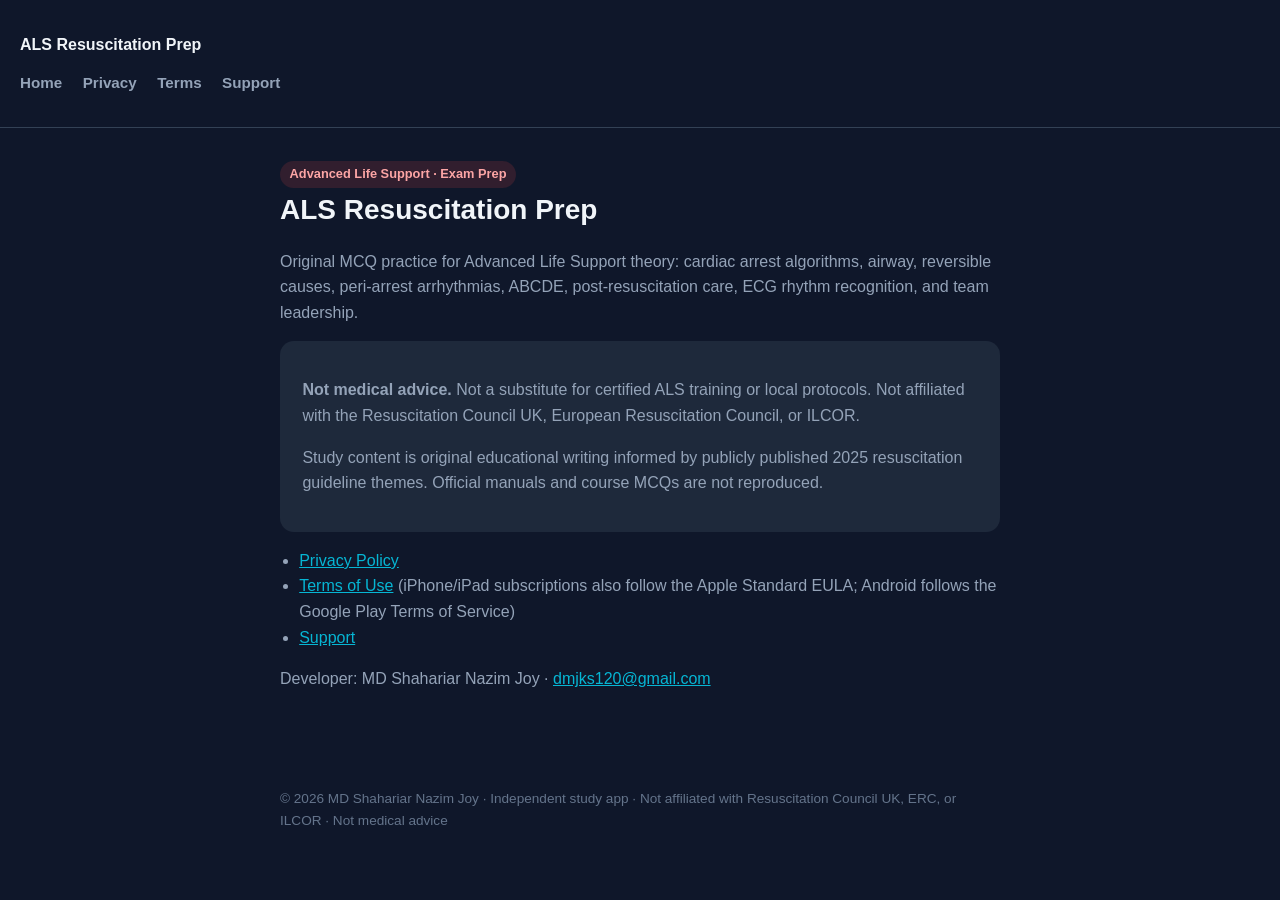
<file: index.html>
<!DOCTYPE html>
<html lang="en">
<head>
<meta charset="utf-8"/>
<meta name="viewport" content="width=device-width, initial-scale=1"/>
<title>Home · ALS Resuscitation Prep</title>
<link rel="stylesheet" href="style.css"/>
</head>
<body>
<header>
  <a href="index.html">ALS Resuscitation Prep</a>
  <nav style="margin-top:.75rem">
    <a href="index.html">Home</a>
    <a href="privacy.html">Privacy</a>
    <a href="terms.html">Terms</a>
    <a href="support.html">Support</a>
  </nav>
</header>
<main>

<span class="badge">Advanced Life Support · Exam Prep</span>
<h1>ALS Resuscitation Prep</h1>
<p>Original MCQ practice for Advanced Life Support theory: cardiac arrest algorithms, airway, reversible causes, peri-arrest arrhythmias, ABCDE, post-resuscitation care, ECG rhythm recognition, and team leadership.</p>
<div class="card">
  <p><strong>Not medical advice.</strong> Not a substitute for certified ALS training or local protocols. Not affiliated with the Resuscitation Council UK, European Resuscitation Council, or ILCOR.</p>
  <p>Study content is original educational writing informed by publicly published 2025 resuscitation guideline themes. Official manuals and course MCQs are not reproduced.</p>
</div>
<ul>
  <li><a href="privacy.html">Privacy Policy</a></li>
  <li><a href="terms.html">Terms of Use</a> (iPhone/iPad subscriptions also follow the Apple Standard EULA; Android follows the Google Play Terms of Service)</li>
  <li><a href="support.html">Support</a></li>
</ul>
<p>Developer: MD Shahariar Nazim Joy · <a href="mailto:dmjks120@gmail.com">dmjks120@gmail.com</a></p>

</main>
<footer>
  © 2026 MD Shahariar Nazim Joy · Independent study app · Not affiliated with Resuscitation Council UK, ERC, or ILCOR · Not medical advice
</footer>
</body>
</html>
</file>
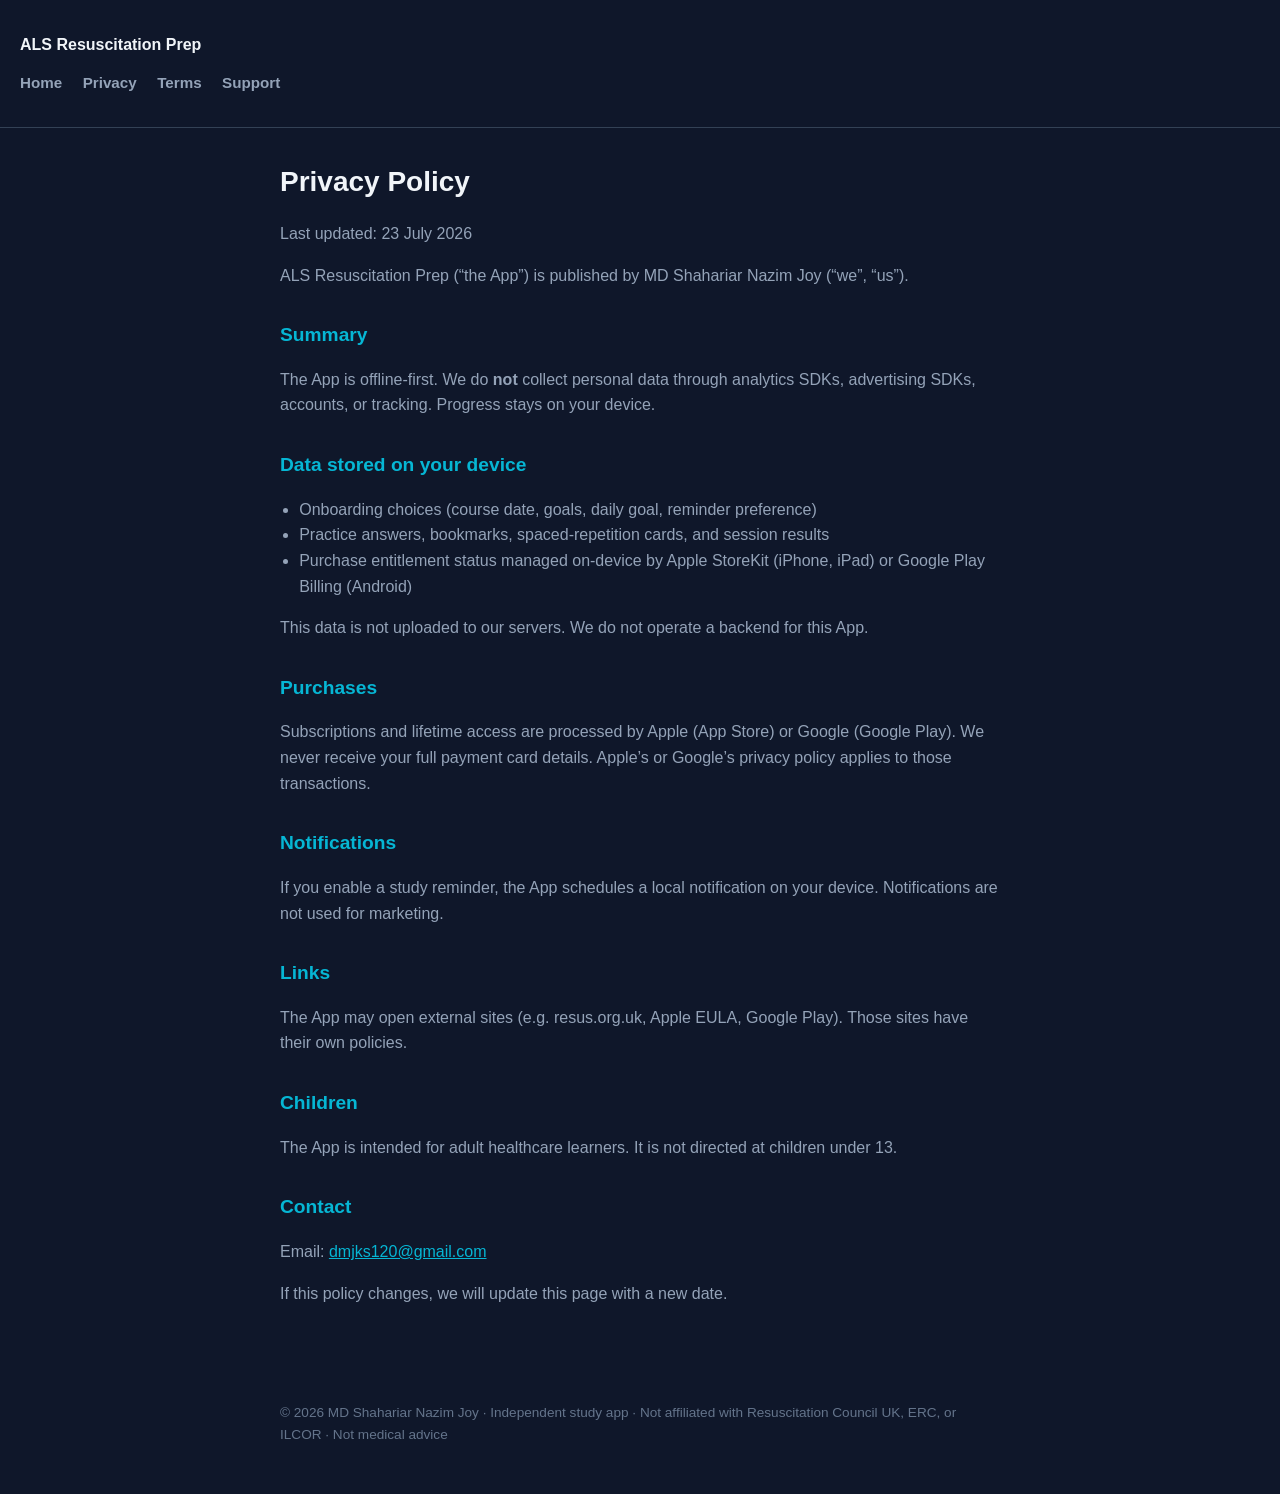
<file: privacy.html>
<!DOCTYPE html>
<html lang="en">
<head>
<meta charset="utf-8"/>
<meta name="viewport" content="width=device-width, initial-scale=1"/>
<title>Privacy Policy · ALS Resuscitation Prep</title>
<link rel="stylesheet" href="style.css"/>
</head>
<body>
<header>
  <a href="index.html">ALS Resuscitation Prep</a>
  <nav style="margin-top:.75rem">
    <a href="index.html">Home</a>
    <a href="privacy.html">Privacy</a>
    <a href="terms.html">Terms</a>
    <a href="support.html">Support</a>
  </nav>
</header>
<main>

<h1>Privacy Policy</h1>
<p>Last updated: 23 July 2026</p>
<p>ALS Resuscitation Prep (“the App”) is published by MD Shahariar Nazim Joy (“we”, “us”).</p>
<h2>Summary</h2>
<p>The App is offline-first. We do <strong>not</strong> collect personal data through analytics SDKs, advertising SDKs, accounts, or tracking. Progress stays on your device.</p>
<h2>Data stored on your device</h2>
<ul>
  <li>Onboarding choices (course date, goals, daily goal, reminder preference)</li>
  <li>Practice answers, bookmarks, spaced-repetition cards, and session results</li>
  <li>Purchase entitlement status managed on-device by Apple StoreKit (iPhone, iPad) or Google Play Billing (Android)</li>
</ul>
<p>This data is not uploaded to our servers. We do not operate a backend for this App.</p>
<h2>Purchases</h2>
<p>Subscriptions and lifetime access are processed by Apple (App Store) or Google (Google Play). We never receive your full payment card details. Apple’s or Google’s privacy policy applies to those transactions.</p>
<h2>Notifications</h2>
<p>If you enable a study reminder, the App schedules a local notification on your device. Notifications are not used for marketing.</p>
<h2>Links</h2>
<p>The App may open external sites (e.g. resus.org.uk, Apple EULA, Google Play). Those sites have their own policies.</p>
<h2>Children</h2>
<p>The App is intended for adult healthcare learners. It is not directed at children under 13.</p>
<h2>Contact</h2>
<p>Email: <a href="mailto:dmjks120@gmail.com">dmjks120@gmail.com</a></p>
<p>If this policy changes, we will update this page with a new date.</p>

</main>
<footer>
  © 2026 MD Shahariar Nazim Joy · Independent study app · Not affiliated with Resuscitation Council UK, ERC, or ILCOR · Not medical advice
</footer>
</body>
</html>
</file>
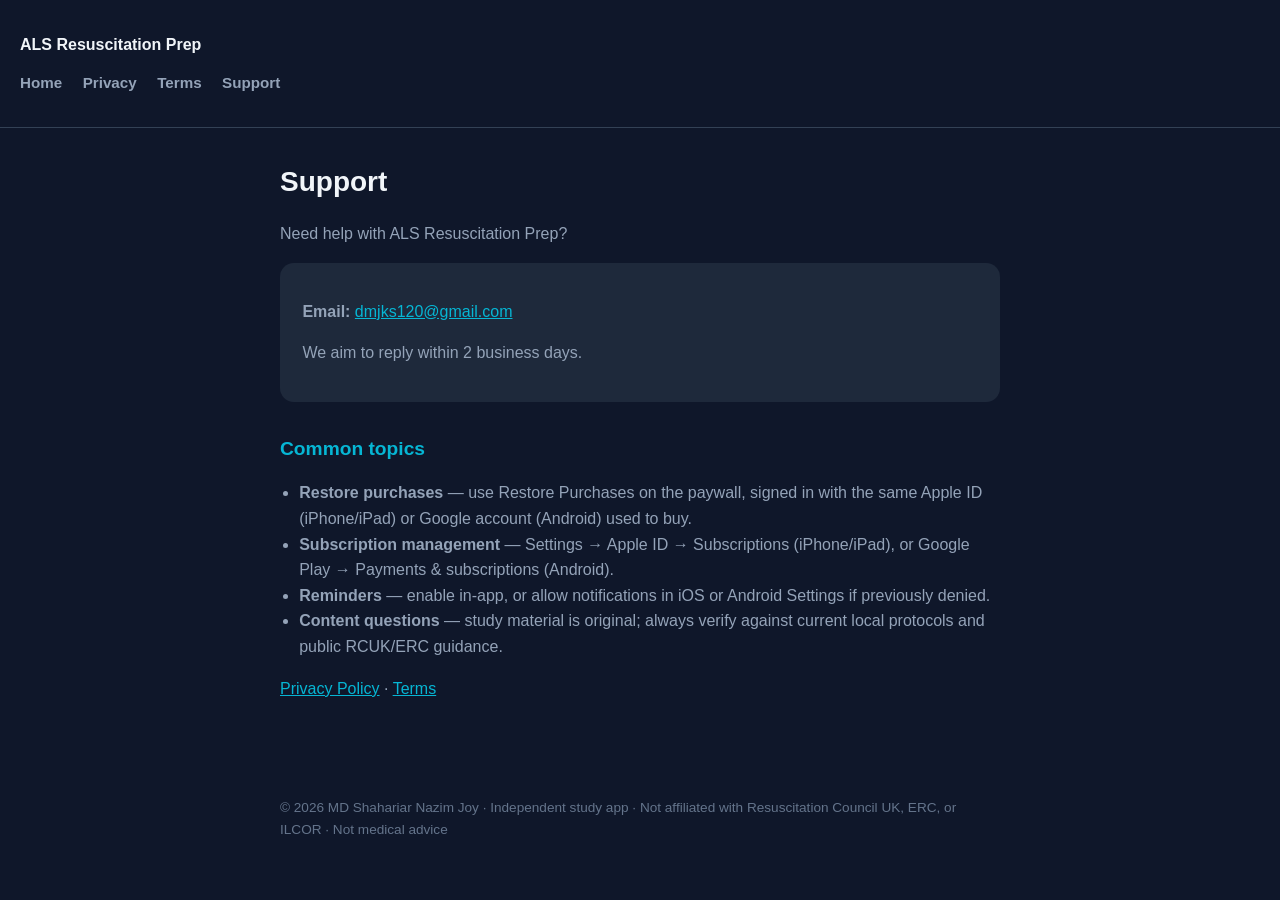
<file: support.html>
<!DOCTYPE html>
<html lang="en">
<head>
<meta charset="utf-8"/>
<meta name="viewport" content="width=device-width, initial-scale=1"/>
<title>Support · ALS Resuscitation Prep</title>
<link rel="stylesheet" href="style.css"/>
</head>
<body>
<header>
  <a href="index.html">ALS Resuscitation Prep</a>
  <nav style="margin-top:.75rem">
    <a href="index.html">Home</a>
    <a href="privacy.html">Privacy</a>
    <a href="terms.html">Terms</a>
    <a href="support.html">Support</a>
  </nav>
</header>
<main>

<h1>Support</h1>
<p>Need help with ALS Resuscitation Prep?</p>
<div class="card">
  <p><strong>Email:</strong> <a href="mailto:dmjks120@gmail.com">dmjks120@gmail.com</a></p>
  <p>We aim to reply within 2 business days.</p>
</div>
<h2>Common topics</h2>
<ul>
  <li><strong>Restore purchases</strong> — use Restore Purchases on the paywall, signed in with the same Apple ID (iPhone/iPad) or Google account (Android) used to buy.</li>
  <li><strong>Subscription management</strong> — Settings → Apple ID → Subscriptions (iPhone/iPad), or Google Play → Payments &amp; subscriptions (Android).</li>
  <li><strong>Reminders</strong> — enable in-app, or allow notifications in iOS or Android Settings if previously denied.</li>
  <li><strong>Content questions</strong> — study material is original; always verify against current local protocols and public RCUK/ERC guidance.</li>
</ul>
<p><a href="privacy.html">Privacy Policy</a> · <a href="terms.html">Terms</a></p>

</main>
<footer>
  © 2026 MD Shahariar Nazim Joy · Independent study app · Not affiliated with Resuscitation Council UK, ERC, or ILCOR · Not medical advice
</footer>
</body>
</html>
</file>
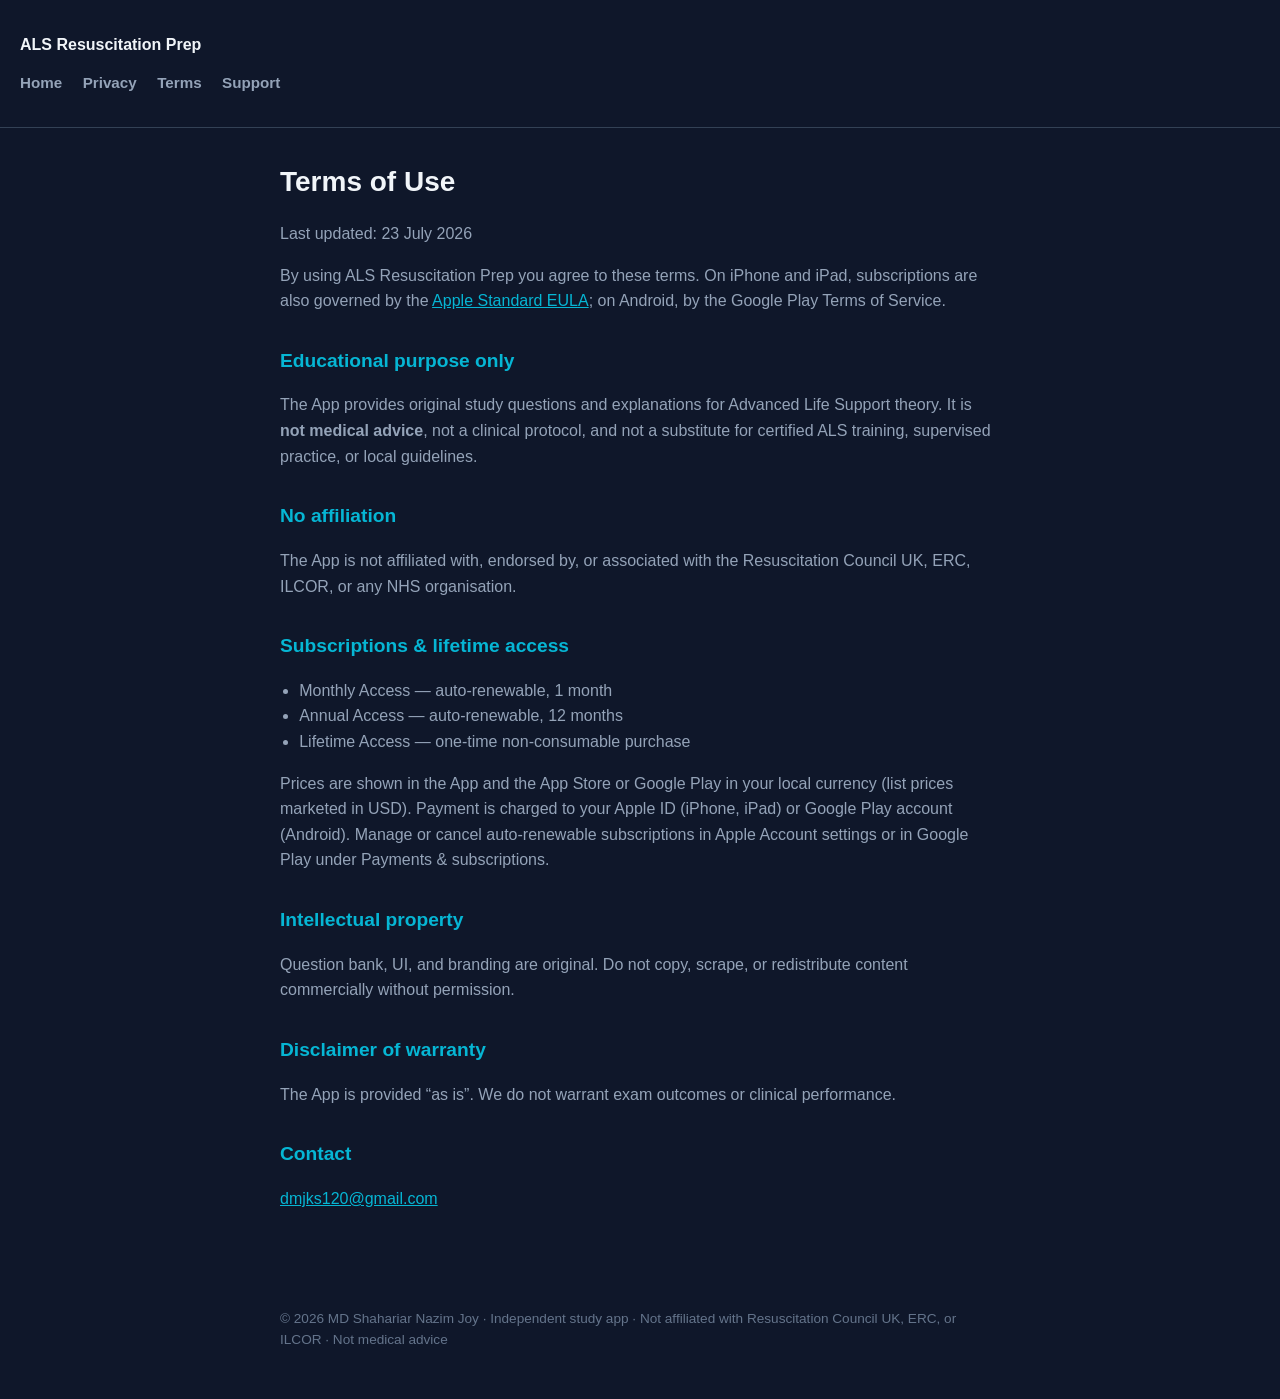
<file: terms.html>
<!DOCTYPE html>
<html lang="en">
<head>
<meta charset="utf-8"/>
<meta name="viewport" content="width=device-width, initial-scale=1"/>
<title>Terms of Use · ALS Resuscitation Prep</title>
<link rel="stylesheet" href="style.css"/>
</head>
<body>
<header>
  <a href="index.html">ALS Resuscitation Prep</a>
  <nav style="margin-top:.75rem">
    <a href="index.html">Home</a>
    <a href="privacy.html">Privacy</a>
    <a href="terms.html">Terms</a>
    <a href="support.html">Support</a>
  </nav>
</header>
<main>

<h1>Terms of Use</h1>
<p>Last updated: 23 July 2026</p>
<p>By using ALS Resuscitation Prep you agree to these terms. On iPhone and iPad, subscriptions are also governed by the <a href="https://www.apple.com/legal/internet-services/itunes/dev/stdeula/">Apple Standard EULA</a>; on Android, by the Google Play Terms of Service.</p>
<h2>Educational purpose only</h2>
<p>The App provides original study questions and explanations for Advanced Life Support theory. It is <strong>not medical advice</strong>, not a clinical protocol, and not a substitute for certified ALS training, supervised practice, or local guidelines.</p>
<h2>No affiliation</h2>
<p>The App is not affiliated with, endorsed by, or associated with the Resuscitation Council UK, ERC, ILCOR, or any NHS organisation.</p>
<h2>Subscriptions & lifetime access</h2>
<ul>
  <li>Monthly Access — auto-renewable, 1 month</li>
  <li>Annual Access — auto-renewable, 12 months</li>
  <li>Lifetime Access — one-time non-consumable purchase</li>
</ul>
<p>Prices are shown in the App and the App Store or Google Play in your local currency (list prices marketed in USD). Payment is charged to your Apple ID (iPhone, iPad) or Google Play account (Android). Manage or cancel auto-renewable subscriptions in Apple Account settings or in Google Play under Payments &amp; subscriptions.</p>
<h2>Intellectual property</h2>
<p>Question bank, UI, and branding are original. Do not copy, scrape, or redistribute content commercially without permission.</p>
<h2>Disclaimer of warranty</h2>
<p>The App is provided “as is”. We do not warrant exam outcomes or clinical performance.</p>
<h2>Contact</h2>
<p><a href="mailto:dmjks120@gmail.com">dmjks120@gmail.com</a></p>

</main>
<footer>
  © 2026 MD Shahariar Nazim Joy · Independent study app · Not affiliated with Resuscitation Council UK, ERC, or ILCOR · Not medical advice
</footer>
</body>
</html>
</file>
<file: style.css>
:root { --bg:#0f172a; --card:#1e293b; --text:#f1f5f9; --muted:#94a3b8; --brand:#ef4444; --accent:#06b6d4; }
* { box-sizing:border-box; }
body { margin:0; font-family:-apple-system,BlinkMacSystemFont,'Segoe UI',Roboto,sans-serif; background:var(--bg); color:var(--text); line-height:1.6; }
header { padding:2rem 1.25rem; border-bottom:1px solid #334155; }
header a { color:var(--text); text-decoration:none; font-weight:700; }
nav a { color:var(--muted); margin-right:1rem; text-decoration:none; font-size:.95rem; }
nav a:hover { color:var(--accent); }
main { max-width:760px; margin:0 auto; padding:2rem 1.25rem 4rem; }
h1 { font-size:1.75rem; margin:0 0 .5rem; }
h2 { font-size:1.2rem; margin:2rem 0 .75rem; color:var(--accent); }
p,li { color:var(--muted); }
ul { padding-left:1.2rem; }
.card { background:var(--card); border-radius:14px; padding:1.25rem 1.4rem; margin:1rem 0; }
footer { max-width:760px; margin:0 auto; padding:1rem 1.25rem 3rem; color:#64748b; font-size:.85rem; }
a { color:var(--accent); }
.badge { display:inline-block; background:rgba(239,68,68,.15); color:#fca5a5; padding:.2rem .6rem; border-radius:999px; font-size:.8rem; font-weight:600; }
</file>
